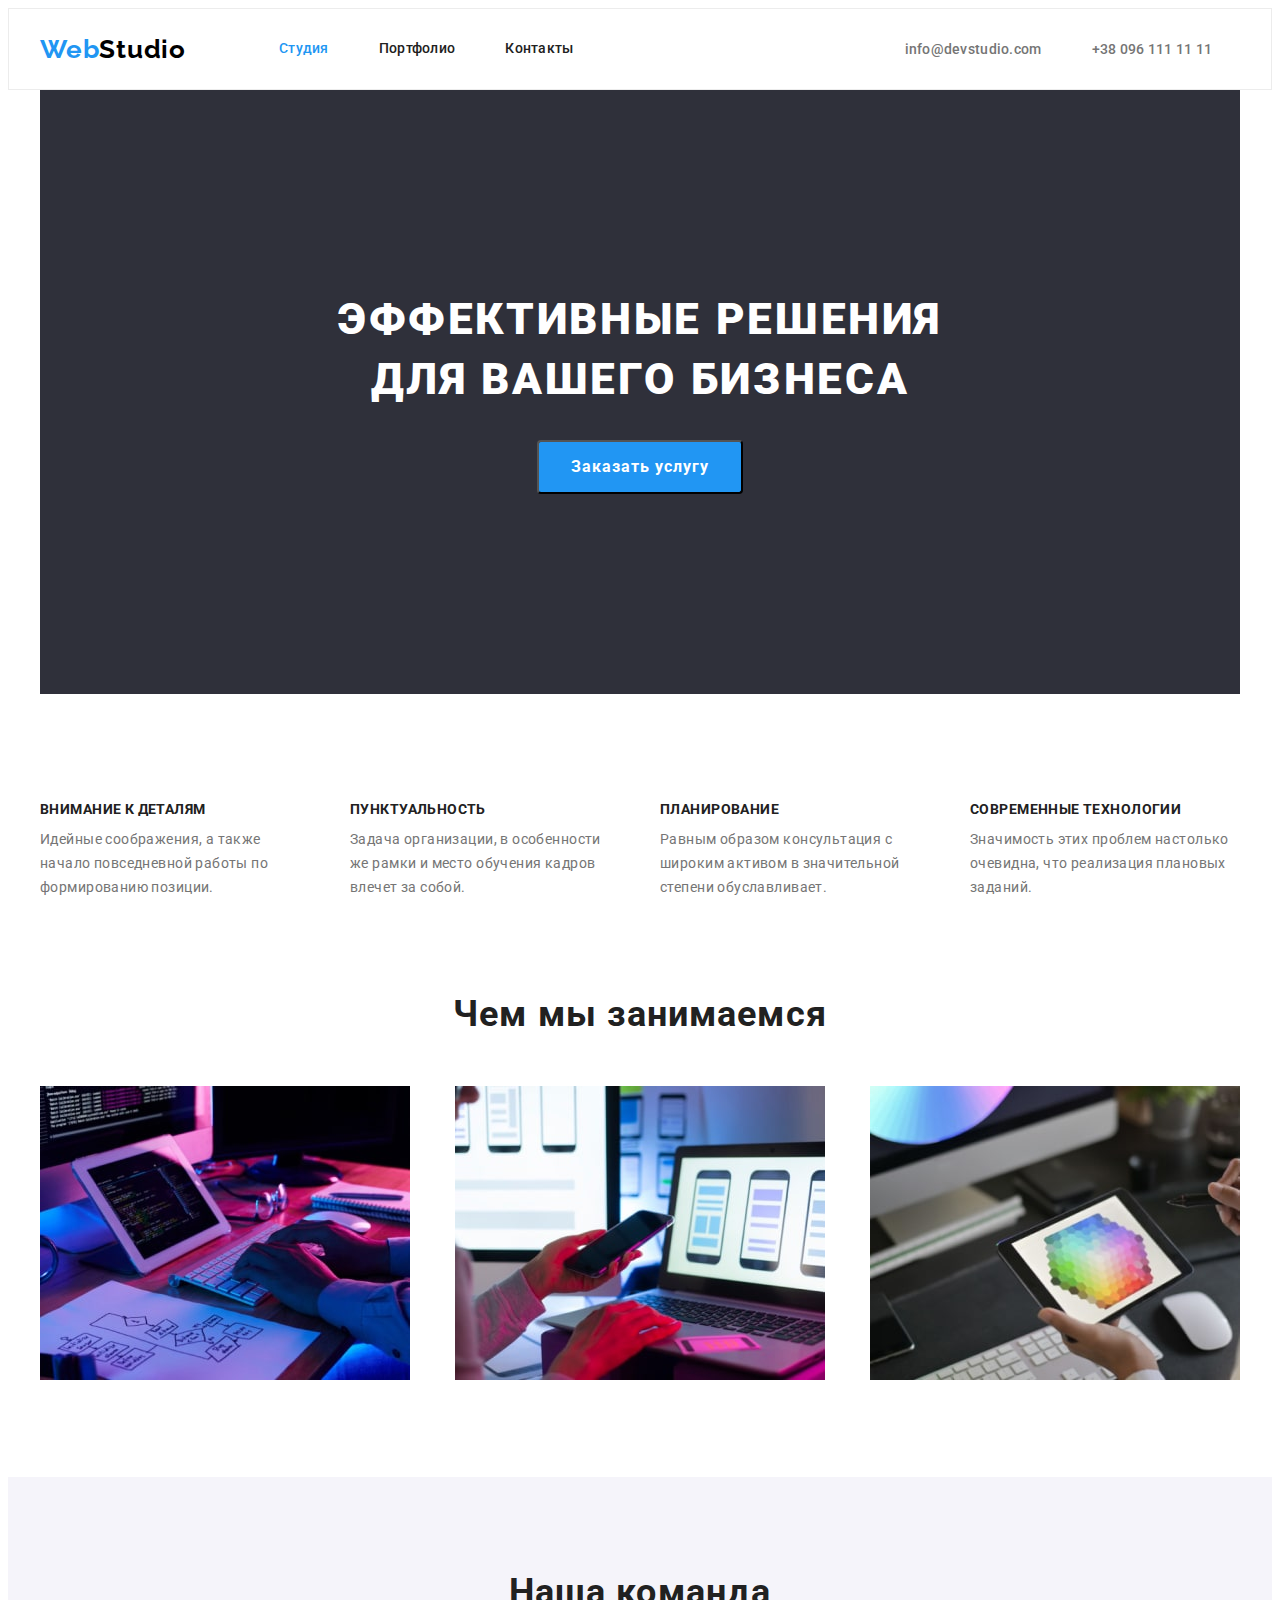
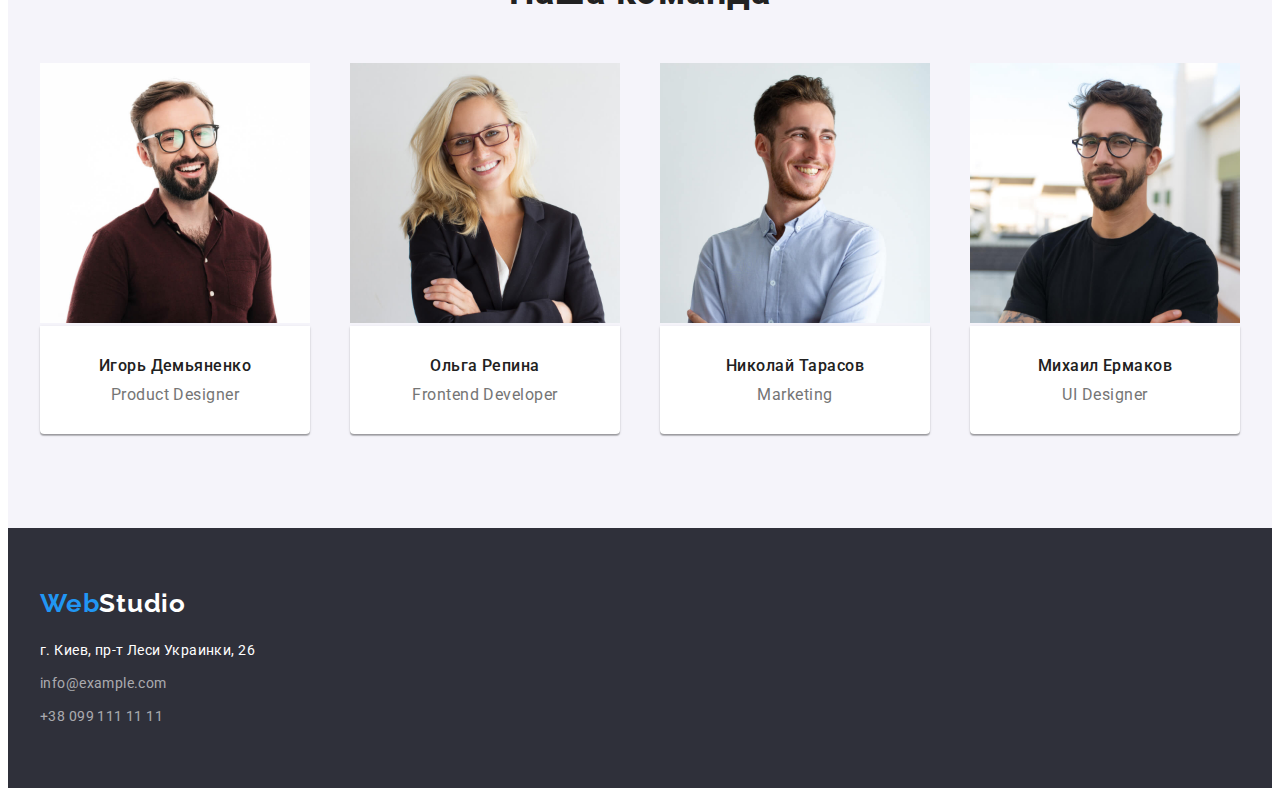
<file: index.html>
<!DOCTYPE html>
<html lang="ru">

<head>
  <meta charset="UTF-8" />
  <meta http-equiv="X-UA-Compatible" content="IE=edge" />
  <meta name="viewport" content="width=device-width, initial-scale=1.0" />
  <link rel="preconnect" href="https://fonts.googleapis.com">
  <link rel="preconnect" href="https://fonts.gstatic.com" crossorigin>
  <link href="https://fonts.googleapis.com/css2?family=Raleway:wght@700&family=Roboto:wght@400;500;700;900&display=swap"
    rel="stylesheet">
  <title>Студия</title>
  <link rel="stylesheet" href="https://cdnjs.cloudflare.com/ajax/libs/modern-normalize/1.1.0/modern-normalize.min.css"
    integrity="sha512-wpPYUAdjBVSE4KJnH1VR1HeZfpl1ub8YT/NKx4PuQ5NmX2tKuGu6U/JRp5y+Y8XG2tV+wKQpNHVUX03MfMFn9Q=="
    crossorigin="anonymous" referrerpolicy="no-referrer" />
  <link rel="stylesheet" href="./css/styles.css" />
</head>

<body>

  <header class="header">
    <div class="container main-nav">
      <nav class="header-nav">
        <a class="header-logo link" href="/">Web<span class="logo-black">Studio</span></a>

        <ul class="header-list list">
          <li class="header-item"><a href="./index.html" class="header-link link current">Студия</a></li>
          <li class="header-item"><a href="./portfolio.html" class="header-link link">Портфолио</a></li>
          <li class="header-item"><a href="#" class="header-link link">Контакты</a></li>
        </ul>
      </nav>
      <ul class="header-two-link list">
        <li>
          <a class="header-mailto link" href="mailto:info@devstudio.com">info@devstudio.com</a>
        </li>
        <li>
          <a class="header-tel link" href="tel:+380961111111">+38 096 111 11 11</a>
        </li>
      </ul>
    </div>
  </header>

  <main>
    <section class="hero container">
      <h1 class="hero-title">Эффективные решения <br> для вашего бизнеса</h1>
      <button type="button" class="hero-btn">Заказать услугу</button>
    </section>
    <section class="about section">
      <div class="container">
        <h2 class="visually-hidden">Наши преимущества</h2>
        <ul class="about-list list">
          <li class="about-item">
            <h3 class="about-topic">Внимание к деталям</h3>
            <p class="about-title">
              Идейные соображения, а также начало повседневной работы по
              формированию позиции.
            </p>
          </li>
          <li class="about-item">
            <h3 class="about-topic">Пунктуальность</h3>
            <p class="about-title">
              Задача организации, в особенности же рамки и место обучения кадров
              влечет за собой.
            </p>
          </li>
          <li class="about-item">
            <h3 class="about-topic">Планирование</h3>
            <p class="about-title">
              Равным образом консультация с широким активом в значительной
              степени обуславливает.
            </p>
          </li>
          <li class="about-item">
            <h3 class="about-topic">Современные технологии</h3>
            <p class="about-title">
              Значимость этих проблем настолько очевидна, что реализация
              плановых заданий.
            </p>
          </li>
        </ul>
      </div>
    </section>
    <section class="picture section">
      <div class="container">
        <h2 class="picture-title">Чем мы занимаемся</h2>
        <ul class="picture-list list">
          <li class="picture-item">
            <img src="./images/img-min.jpg" alt="работа за компьютером" width="370" />
          </li>
          <li class="picture-item">
            <img src="./images/img1-min.jpg" alt="работа с мобильным телефоном за компьютером" width="370" />
          </li>
          <li class="picture-item">
            <img src="./images/img2-min.jpg" alt="работа с планшетом" width="370" />
          </li>
        </ul>
      </div>
    </section>
    <section class="team section">
      <div class="container">
        <h2 class="team-title">Наша команда</h2>
        <ul class="team-list list">
          <li class="team-item">
            <figure class="team-item-foto">
              <img src="./images/img-p.jpg" alt="Игорь Демьяненко" width="270" />
              <figcaption class="team-foto">
                <h3 class="team-name">Игорь Демьяненко</h3>
                <p class="team-prof" lang="en">Product Designer</p>
              </figcaption>
            </figure>
          </li>
          <li class="team-item">
            <figure class="team-item-foto">
              <img src="./images/img-f.jpg" alt="Ольга Репина" width="270" />
              <figcaption class="team-foto">
                <h3 class="team-name">Ольга Репина</h3>
                <p class="team-prof" lang="en">Frontend Developer</p>
              </figcaption>
            </figure>
          </li>
          <li class="team-item">
            <figure class="team-item-foto">
              <img src="./images/img-m.jpg" alt="Николай Тарасов" width="270" />
              <figcaption class="team-foto">
                <h3 class="team-name">Николай Тарасов</h3>
                <p class="team-prof" lang="en">Marketing</p>
              </figcaption>
            </figure>
          </li>
          <li class="team-item">
            <figure class="team-item-foto">
              <img src="./images/img-u.jpg" alt="Михаил Ермаков" width="270" />
              <figcaption class="team-foto">
                <h3 class="team-name">Михаил Ермаков</h3>
                <p class="team-prof" lang="en">UI Designer</p>
              </figcaption>
            </figure>
          </li>
        </ul>
      </div>
    </section>
  </main>

  <footer class="footer">
    <div class="container">
      <a class="footer-logo link" href="/">Web<span class="logo-white">Studio</span></a>
      <address id="контакты" class="footer-address">
        <ul class="footer-list list">
          <li>
            <a class="footer-map link" href="https://goo.gl/maps/TcgmR4wKd2KzDb7y6" target="_blank"
              rel="noopener nofollow noreferrer">
              г. Киев, пр-т Леси Украинки, 26</a>
          </li>
          <li>
            <a class="footer-mailto link" href="mailto:info@example.com">info@example.com</a>
          </li>
          <li>
            <a class="footer-tel link" href="tel:+380991111111">+38 099 111 11 11</a>
          </li>
        </ul>
      </address>
    </div>
  </footer>

</body>

</html>
</file>
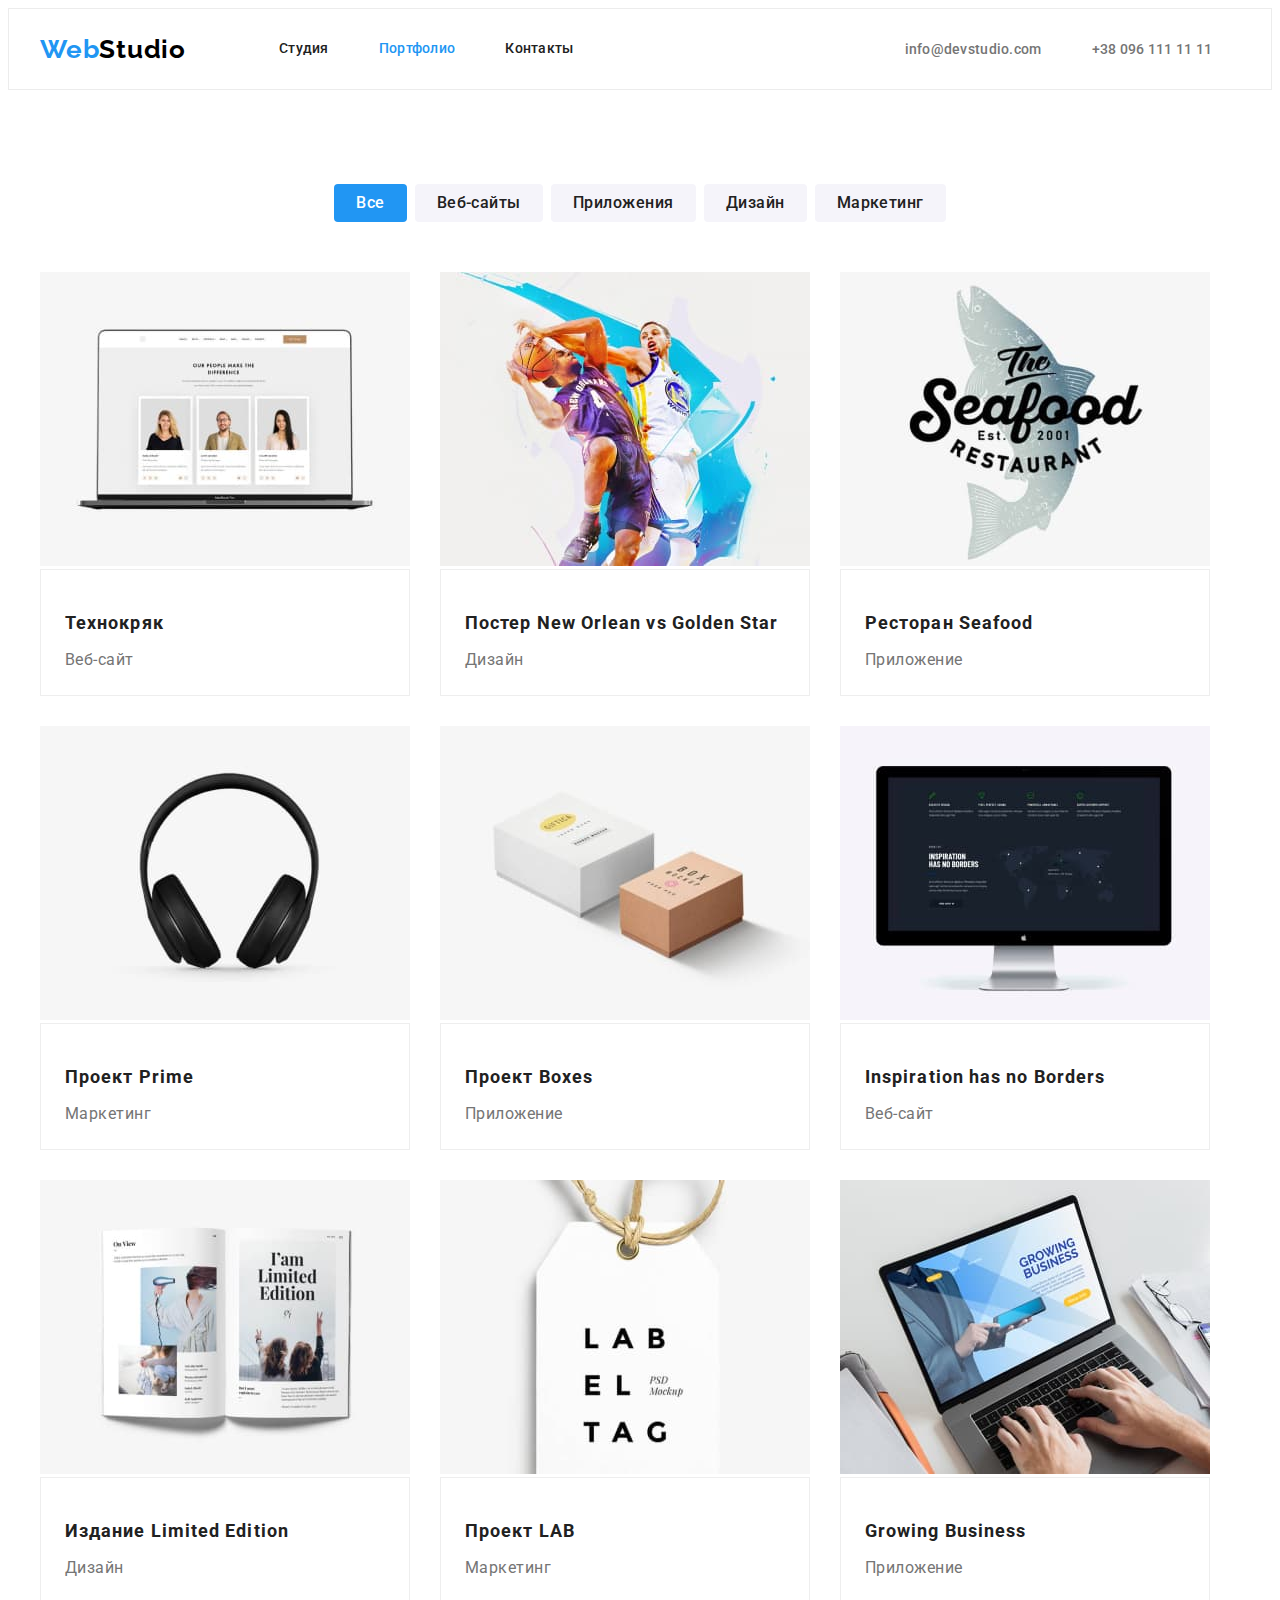
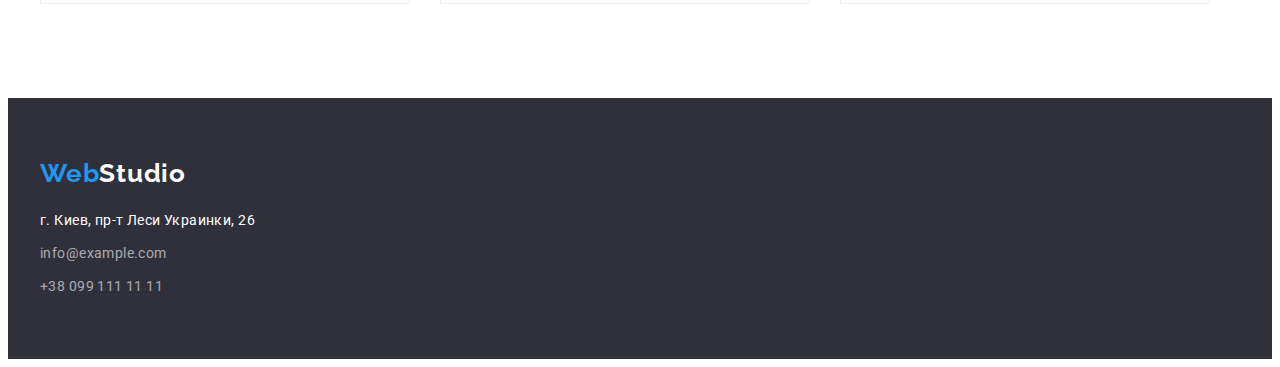
<file: portfolio.html>
<!DOCTYPE html>
<html lang="ru">

<head>
    <meta charset="UTF-8" />
    <meta http-equiv="X-UA-Compatible" content="IE=edge" />
    <meta name="viewport" content="width=device-width, initial-scale=1.0" />
    <link rel="preconnect" href="https://fonts.googleapis.com">
    <link rel="preconnect" href="https://fonts.gstatic.com" crossorigin>
    <link
        href="https://fonts.googleapis.com/css2?family=Raleway:wght@700&family=Roboto:wght@400;500;700;900&display=swap"
        rel="stylesheet">
    <title>Портфолио</title>
    <link rel="stylesheet" href="https://cdnjs.cloudflare.com/ajax/libs/modern-normalize/1.1.0/modern-normalize.min.css"
        integrity="sha512-wpPYUAdjBVSE4KJnH1VR1HeZfpl1ub8YT/NKx4PuQ5NmX2tKuGu6U/JRp5y+Y8XG2tV+wKQpNHVUX03MfMFn9Q=="
        crossorigin="anonymous" referrerpolicy="no-referrer" />
    <link rel="stylesheet" href="./css/styles.css" />

</head>

<body>
    <!------------------------------------------HEADER------------------------------------------->
    <header class="header">
        <div class="container main-nav">
            <nav class="header-nav">
                <a class="header-logo link" href="/">Web<span class="logo-black">Studio</span></a>

                <ul class="header-list list">
                    <li class="header-item"><a href="./index.html" class="header-link link">Студия</a></li>
                    <li class="header-item"><a href="./portfolio.html" class="header-link link current">Портфолио</a>
                    </li>
                    <li class="header-item"><a href="#" class="header-link link">Контакты</a></li>
                </ul>
            </nav>
            <ul class="header-two-link list">
                <li>
                    <a class="header-mailto link" href="mailto:info@devstudio.com">info@devstudio.com</a>
                </li>
                <li>
                    <a class="header-tel link" href="tel:+380961111111">+38 096 111 11 11</a>
                </li>
            </ul>
        </div>
    </header>
    <main>
        <!---------------------------------WORKS-------------------------------------------------->
        <section class="section">
            <div class="container">
                <ul class="works-list list">
                    <li class="work-btn"><button type="button" class="btn current">Все</button></li>
                    <li class="work-btn"><button type="button" class="btn">Веб-сайты</button></li>
                    <li class="work-btn"><button type="button" class="btn">Приложения</button></li>
                    <li class="work-btn"><button type="button" class="btn">Дизайн</button></li>
                    <li class="work-btn"><button type="button" class="btn">Маркетинг</button></li>
                </ul>

                <h1 class="visually-hidden">Наши работы</h1>
                <ul class="portfolio-list list">
                    <li class="portfolio-item">
                        <a class="portfolio-link link" href="">
                            <img src="./images/img-s.jpg" alt="люди" width="370">
                            <div class="portfolio-subtitle">
                                <h2 class="portfolio-title">Технокряк</h2>
                                <p class="portfolio-text">Веб-сайт</p>
                            </div>
                        </a>
                    </li>
                    <li class="portfolio-item">
                        <a class="portfolio-link link" href="">
                            <img src="./images/img11.jpg" alt="два баскетболиста" width="370">
                            <div class="portfolio-subtitle">
                                <h2 class="portfolio-title">Постер New Orlean vs Golden Star</h2>
                                <p class="portfolio-text">Дизайн</p>
                            </div>
                        </a>
                    </li>
                    <li class="portfolio-item">
                        <a class="portfolio-link link" href="">
                            <img src="./images/img21.jpg" alt="реклама ресторана" width="370">
                            <div class="portfolio-subtitle">
                                <h2 class="portfolio-title">Ресторан Seafood</h2>
                                <p class="portfolio-text">Приложение</p>
                            </div>
                        </a>
                    </li>
                    <li class="portfolio-item">
                        <a class="portfolio-link link" href="">
                            <img src="./images/img31.jpg" alt="наушники" width="370">
                            <div class="portfolio-subtitle">
                                <h2 class="portfolio-title">Проект Prime</h2>
                                <p class="portfolio-text">Маркетинг</p>
                            </div>
                        </a>
                    </li>
                    <li class="portfolio-item">
                        <a class="portfolio-link link" href="">
                            <img src="./images/img41.jpg" alt="две коробки" width="370">
                            <div class="portfolio-subtitle">
                                <h2 class="portfolio-title">Проект Boxes</h2>
                                <p class="portfolio-text">Приложение</p>
                            </div>
                        </a>
                    </li>
                    <li class="portfolio-item">
                        <a class="portfolio-link link" href="">
                            <img src="./images/img51.jpg" alt="монитор компьютера" width="370">
                            <div class="portfolio-subtitle">
                                <h2 class="portfolio-title">Inspiration has no Borders</h2>
                                <p class="portfolio-text">Веб-сайт</p>
                            </div>
                        </a>
                    </li>
                    <li class="portfolio-item">
                        <a class="portfolio-link link" href="">
                            <img src="./images/img61.jpg" alt="раскрытый журнал" width="370">
                            <div class="portfolio-subtitle">
                                <h2 class="portfolio-title">Издание Limited Edition</h2>
                                <p class="portfolio-text">Дизайн</p>
                            </div>
                        </a>
                    </li>
                    <li class="portfolio-item">
                        <a class="portfolio-link link" href="">
                            <img src="./images/img71.jpg" alt="бирка" width="370">
                            <div class="portfolio-subtitle">
                                <h2 class="portfolio-title">Проект LAB</h2>
                                <p class="portfolio-text">Маркетинг</p>
                            </div>
                        </a>
                    </li>
                    <li class="portfolio-item">
                        <a class="portfolio-link link" href="">
                            <img src="./images/img81.jpg" alt="ноутбук">
                            <div class="portfolio-subtitle">
                                <h2 class="portfolio-title">Growing Business</h2>
                                <p class="portfolio-text">Приложение</p>
                            </div>
                        </a>
                    </li>
                </ul>
            </div>
        </section>
    </main>
    <!------------------------------------------FOOTER ----------------------------------->
    <footer class="footer">
        <div class="container">
            <a class="footer-logo link" href="/">Web<span class="logo-white">Studio</span></a>
            <address id="контакты" class="footer-address">
                <ul class="footer-list list">
                    <li>
                        <a class="footer-map link" href="https://goo.gl/maps/TcgmR4wKd2KzDb7y6" target="_blank"
                            rel="noopener nofollow noreferrer">
                            г. Киев, пр-т Леси Украинки, 26</a>
                    </li>
                    <li>
                        <a class="footer-mailto link" href="mailto:info@example.com">info@example.com</a>
                    </li>
                    <li>
                        <a class="footer-tel link" href="tel:+380991111111">+38 099 111 11 11</a>
                    </li>
                </ul>
            </address>
        </div>
    </footer>
</body>

</html>
</file>
<file: css/styles.css>
:root {
    --accent-color: #2196f3;
    --first-title-color: #212121;
    --second-title-color: #ffffff;
    --third-title-color: #757575;
    --foot-color: rgba(255, 255, 255, 0.6);
    --key-bgc-color: #2f303a;
}



body {
    font-family: 'Roboto', sans-serif;
    font-size: 14px;
    color: var(--first-title-color);

}

.list {
    list-style: none;
    padding: 0;
    margin: 0;
}

.link {
    text-decoration: none;
}

.container {
    width: 1200px;
    padding-left: 15px;
    padding-right: 15px;
    margin-left: auto;
    margin-right: auto;
}

.section {
    padding: 94px 0px;
}



/*-------------------------------------HEADER--------------------------------------*/
.header-nav,
.main-nav {
    display: flex;
    align-items: center;
}



.header-logo {
    font-family: 'Raleway', sans-serif;
    font-weight: 700;
    font-size: 26px;
    line-height: 1.19;
    letter-spacing: 0.03em;
    color: var(--accent-color);
    margin-left: auto;
}

.logo-black {
    color: #000000;
}

.header-link {
    display: block;
    padding-top: 32px;
    padding-bottom: 32px;

    font-weight: 500;
    font-size: 14px;
    line-height: 1.14;
    letter-spacing: 0.02em;
    color: var(--first-title-color);

}

.current {
    color: #2196f3;
}

.header-mailto,
.header-tel {
    font-weight: 500;
    font-size: 14px;
    line-height: 1.14;
    letter-spacing: 0.02em;
    color: var(--third-title-color);
    padding-top: 32px;
    padding-bottom: 32px;
}

.header-mailto,
.header-tel:not(:last-child) {
    margin-right: 50px;
}

.header-link:hover,
.header-link:focus {
    color: var(--accent-color);
}

.header-mailto:hover,
.header-mailto:focus {
    color: var(--accent-color);
}

.header-tel:hover,
.header-tel:focus {
    color: var(--accent-color);
}

.header-list {
    display: flex;
    margin-left: 93px;
    margin-right: 331px;
}

.header-item:not(:last-child) {
    margin-right: 50px;
}

.header-two-link {
    display: flex;

}



/*--------------------------------------HERO--------------------------------------------*/

.hero {
    background-color: var(--key-bgc-color);
    text-align: center;
    padding: 200px 0px;

}

.hero-title {
    margin-top: 0px;
    margin-bottom: 30px;


    font-weight: 900;
    font-size: 44px;
    line-height: 1.36;
    letter-spacing: 0.06em;
    text-transform: uppercase;
    color: var(--second-title-color);

}

.hero-btn {
    padding: 10px 32px;
    border-radius: 4px;

    font-family: inherit;
    font-weight: 700;
    font-size: 16px;
    line-height: 1.88;
    align-items: center;
    letter-spacing: 0.06em;
    color: var(--second-title-color);
    background-color: var(--accent-color);

}

.hero-btn:hover,
.hero-btn:focus {
    background-color: #188CE8;
}

/*--------------------------------------ABOUT--------------------------------------------*/

.visually-hidden {
    position: absolute;
    white-space: nowrap;
    width: 1px;
    height: 1px;
    overflow: hidden;
    border: 0;
    padding: 0;
    clip: rect(0 0 0 0);
    clip-path: inset(50%);
    margin: -1px;
}

.about-topic {
    font-weight: 700;
    font-size: 14px;
    line-height: 1.14;
    letter-spacing: 0.03em;
    text-transform: uppercase;
    color: var(--first-title-color);
    margin-bottom: 10px;
}

.about-title {
    width: 270px;
    font-weight: 400;
    font-size: 14px;
    line-height: 1.71;
    letter-spacing: 0.03em;
    color: var(--third-title-color);
    margin-top: 0;
    margin-bottom: 0;
}

.about-list {
    display: flex;
    justify-content: space-between;
}




/*--------------------------------------PICTURE--------------------------------------------*/

.picture-title {
    font-weight: 700;
    font-size: 36px;
    line-height: 1.17;
    text-align: center;
    letter-spacing: 0.03em;
    color: var(--first-title-color);
    margin-top: 0px;
    margin-bottom: 50px;
}

.picture-list {
    display: flex;
    justify-content: space-between;
}

.picture {
    padding-top: 0;
}

/*--------------------------------------TEAM--------------------------------------------*/

.team-title {
    font-weight: 700;
    font-size: 36px;
    line-height: 1.17;
    text-align: center;
    letter-spacing: 0.03em;
    color: var(--first-title-color);
    margin-top: 0;
    margin-bottom: 50px;

}

.team-name {
    font-weight: 500;
    font-size: 16px;
    line-height: 1.19;
    text-align: center;
    letter-spacing: 0.03em;
    color: var(--first-title-color);
    padding: 0;
    margin-top: 0;
    margin-bottom: 10px;
}

.team-prof {
    font-weight: 400;
    font-size: 16px;
    line-height: 1.19;
    text-align: center;
    letter-spacing: 0.03em;
    color: var(--third-title-color);
    padding: 0;
    margin: 0;

}

.team-list {
    display: flex;
    justify-content: space-between;


}

.team-item-foto {
    margin: 0;
    padding: 0;

}

.team {
    background: #F5F4FA;
}

.team-foto {
    padding: 30px 0px;
    background: var(--second-title-color);
    box-shadow: 0px 1px 3px rgba(0, 0, 0, 0.12), 0px 1px 1px rgba(0, 0, 0, 0.14), 0px 2px 1px rgba(0, 0, 0, 0.2);
    border-radius: 0px 0px 4px 4px;
}




/*--------------------------------------FOOTER--------------------------------------------*/

.footer {
    background-color: var(--key-bgc-color);
    padding: 60px 0px;

}

.footer-address {
    font-style: normal;
}

.footer-logo {
    display: block;
    margin-bottom: 20px;

    font-family: 'Raleway', sans-serif;
    font-weight: 700;
    font-size: 26px;
    line-height: 1.19;
    letter-spacing: 0.03em;
    color: var(--accent-color);

}

.logo-white {
    color: var(--second-title-color);
}

.footer-map {
    display: block;
    margin-bottom: 9px;

    font-weight: 400;
    font-size: 14px;
    line-height: 1.71;
    letter-spacing: 0.03em;
    color: var(--second-title-color);
}

.footer-mailto,
.footer-tel {
    font-weight: 400;
    font-size: 14px;
    line-height: 1.71;
    letter-spacing: 0.03em;
    color: var(--foot-color)
}

.footer-map:hover,
.footer-map:focus {
    color: var(--accent-color);
}

.footer-mailto:hover,
.footer-mailto:focus {
    color: var(--accent-color);
}

.footer-tel:hover,
.footer-tel:focus {
    color: var(--accent-color);
}

.footer-mailto {
    display: block;
    margin-bottom: 9px;
}

.footer-tel {
    display: block;
}

/* -------------------------------------Страница 2 (портфолио)--------------------------------------*/

.btn {


    font-family: inherit;
    font-weight: 500;
    font-size: 16px;
    line-height: 1.62;
    letter-spacing: 0.03em;
    color: var(--first-title-color);
    background: #F5F4FA;
    border: none;
    border-radius: 4px;

    padding: 6px 22px;
}

.work-btn:not(:last-child) {
    margin-right: 8px;
}

.btn:hover,
.btn:focus {
    color: var(--second-title-color);
    background-color: var(--accent-color);
}

.portfolio-title {
    font-weight: 700;
    font-size: 18px;
    line-height: 2;
    letter-spacing: 0.06em;
    color: var(--first-title-color);
    margin-bottom: 4px;

}

.portfolio-text {
    font-weight: 400;
    font-size: 16px;
    line-height: 1.88;
    letter-spacing: 0.03em;
    color: var(--third-title-color);
    margin: 0;
}

.btn.current {
    color: #ffffff;
    background-color: #2196f3;
}

.portfolio-list {
    display: flex;
    flex-wrap: wrap;

}

.portfolio-item {
    width: 370px;
    margin-right: 30px;
    margin-bottom: 30px;
}

.portfolio-item:nth-child(3n) {
    margin-right: 0;
}

.portfolio-item:nth-last-child(-n + 3) {
    margin-bottom: 0;
}

.works-list {
    display: flex;
    justify-content: center;
    margin-bottom: 50px;
}

.header {
    border: 1px solid #ECECEC;
}

.portfolio-subtitle {
    padding: 20px 24px;
        border: 1px solid #EEEEEE;
}
</file>
